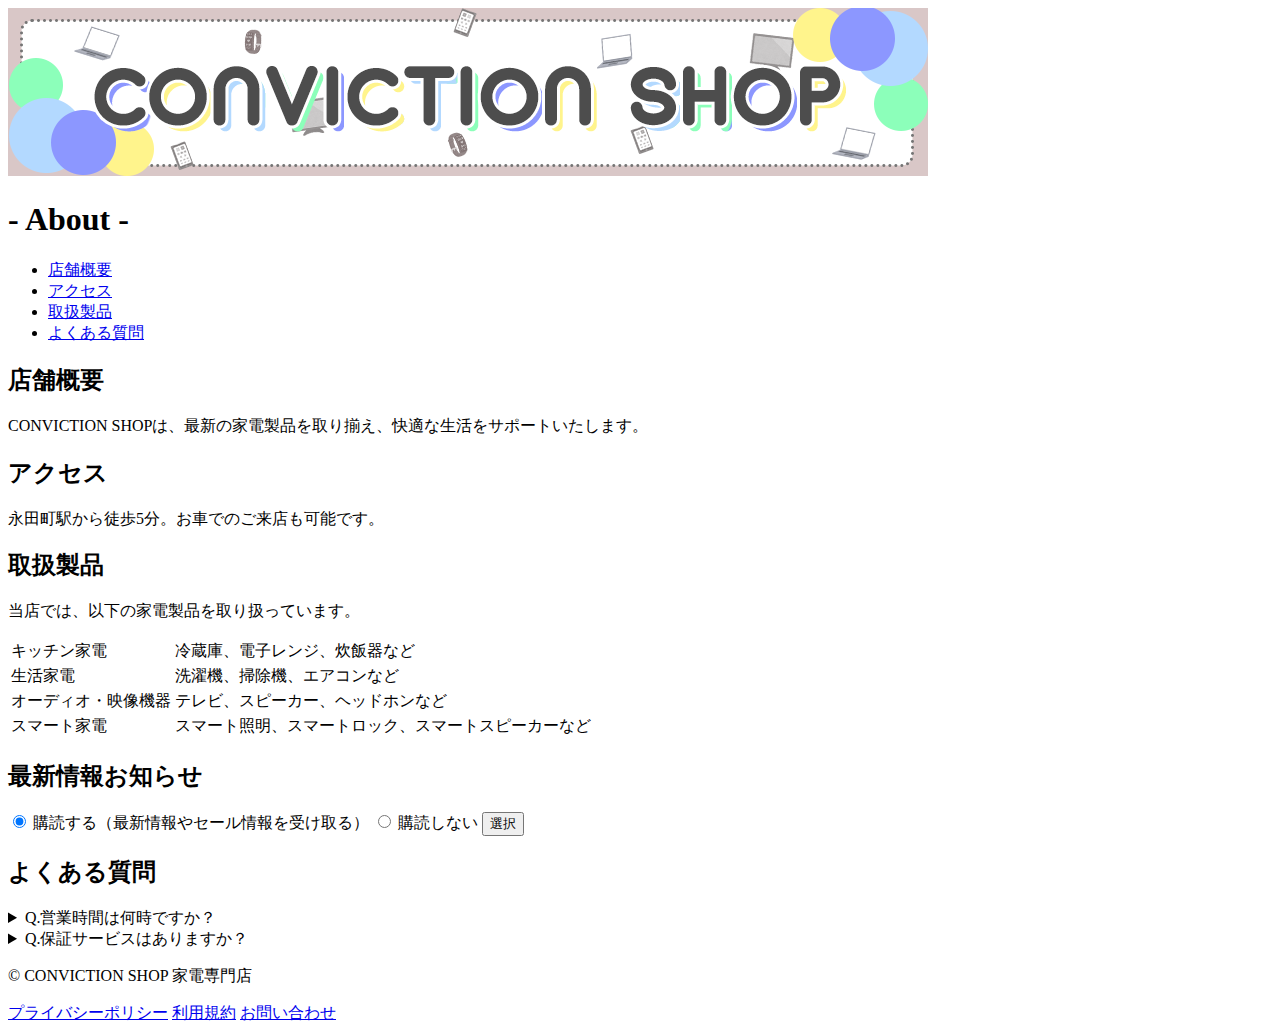
<file: sample/lesson1/index.html>
<!DOCTYPE html>
<html lang="ja">
  <head>
    <meta charset="UTF-8" />
    <meta http-equiv="X-UA-Compatible" content="IE=edge" />
    <meta name="viewport" content="width=device-width,initial-scale=1.0" />
    <meta name="format-detection" content="email=no,telephone=no,address=no" />
    <title>CONVICTION SHOP - 家電専門店</title>
    <meta name="description" content="CONVICTION-SHOPの家電専門店案内ページです" />
    <link rel="icon" href="favicon.ico" />
  </head>
  <body>
    <header>
      <img src="./assets/image/img_firstView.png" alt="CONVICTION SHOP" class="firstView" />
      <h1>- About -</h1>
      <nav>
        <ul>
          <li><a href="#overview">店舗概要</a></li>
          <li><a href="#location">アクセス</a></li>
          <li><a href="#services">取扱製品</a></li>
          <li><a href="#faq">よくある質問</a></li>
        </ul>
      </nav>
    </header>
    <main>
      <section id="overview">
        <h2>店舗概要</h2>
        <p>CONVICTION SHOPは、最新の家電製品を取り揃え、快適な生活をサポートいたします。</p>
      </section>
      <section id="location">
        <h2>アクセス</h2>
        <p>永田町駅から徒歩5分。お車でのご来店も可能です。</p>
      </section>
      <section id="services">
        <h2>取扱製品</h2>
        <p>当店では、以下の家電製品を取り扱っています。</p>
        <table>
          <tr>
            <td>キッチン家電</td>
            <td>冷蔵庫、電子レンジ、炊飯器など</td>
          </tr>
          <tr>
            <td>生活家電</td>
            <td>洗濯機、掃除機、エアコンなど</td>
          </tr>
          <tr>
            <td>オーディオ・映像機器</td>
            <td>テレビ、スピーカー、ヘッドホンなど</td>
          </tr>
          <tr>
            <td>スマート家電</td>
            <td>スマート照明、スマートロック、スマートスピーカーなど</td>
          </tr>
        </table>
      </section>
      <section id="subscription">
        <h2>最新情報お知らせ</h2>
        <form>
          <input type="radio" name="subscription" id="subscribe" value="subscribe" checked />
          <label for="subscribe">購読する（最新情報やセール情報を受け取る）</label>
          <input type="radio" name="subscription" id="no-subscribe" value="no-subscribe" />
          <label for="no-subscribe">購読しない</label>
          <button type="submit">選択</button>
        </form>
      </section>
      <section id="faq">
        <h2>よくある質問</h2>
        <details>
          <summary>Q.営業時間は何時ですか？</summary>
          A.当店の営業時間は10:00〜20:00です。
        </details>
        <details>
          <summary>Q.保証サービスはありますか？</summary>
          A.全商品に対し、メーカー保証のほか延長保証サービスをご用意しています。
        </details>
      </section>
    </main>
    <footer>
      <p>&copy;&nbsp;CONVICTION&nbsp;SHOP 家電専門店</p>
      <a href="#">プライバシーポリシー</a>
      <a href="#">利用規約</a>
      <a href="#">お問い合わせ</a>
    </footer>
  </body>
</html>
</file>
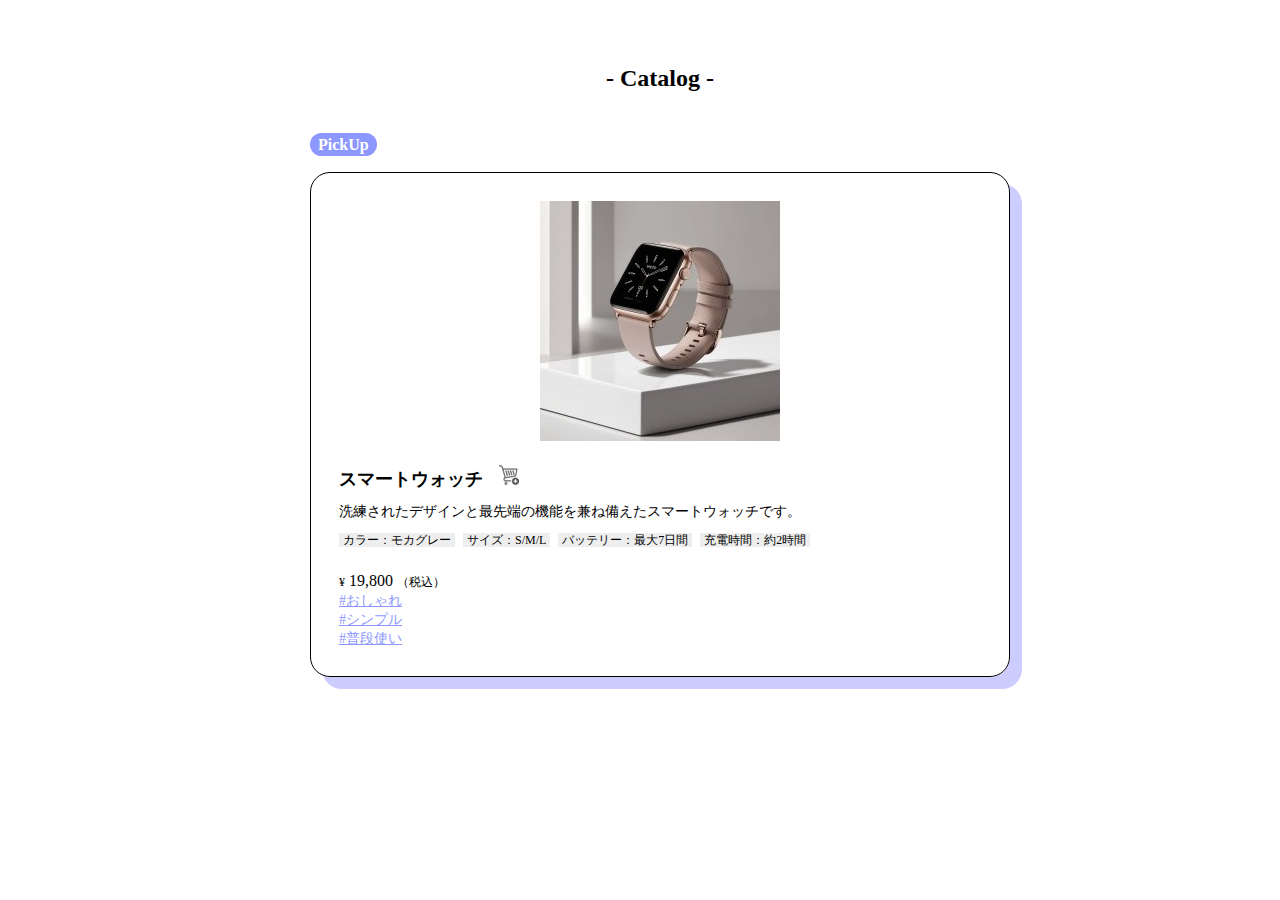
<file: sample/lesson2/index.html>
<!DOCTYPE html>
<html lang="ja">
  <head>
    <meta charset="UTF-8" />
    <meta http-equiv="X-UA-Compatible" content="IE=edge" />
    <meta name="viewport" content="width=device-width,initial-scale=1.0" />
    <meta name="format-detection" content="email=no,telephone=no,address=no" />
    <title>CONVICTION SHOP - 商品紹介</title>
    <meta name="description" content="CONVICTION-SHOPの商品紹介ページです" />
    <link rel="icon" href="favicon.ico" />
    <link rel="stylesheet" href="./assets/css/reset.css" />
    <link rel="stylesheet" href="./assets/css/style.css" />
  </head>
  <body>
    <main class="wrapper">
      <h1 class="pageTitle">- Catalog -</h1>
      <section class="pickupContent">
        <h2 class="category purple">PickUp</h2>
        <div class="pickupItem">
          <div class="pickupImage">
            <img src="./assets/image/img_pickup.jpg" alt="スマートウォッチ" />
          </div>
          <div class="pickupDetails">
            <div>
              <h2 class="largeName">スマートウォッチ</h2>
              <a href="#" class="pickupLogo"><img src="./assets/image/logo_pickup.png" alt="カートに入れるアイコン" /></a>
            </div>
            <p class="pickupDescription">洗練されたデザインと最先端の機能を兼ね備えたスマートウォッチです。</p>
            <div class="pickupSpecs">
              <p class="spec">カラー：モカグレー</p>
              <p class="spec">サイズ：S/M/L</p>
              <p class="spec">バッテリー：最大7日間</p>
              <p class="spec">充電時間：約2時間</p>
            </div>
            <div class="pickupPrice">
              <span class="priceLabel">&yen;</span>
              <span class="priceAmount">19,800</span>
              <span class="priceLabel">（税込）</span>
            </div>
            <ul>
              <li><a href="#" class="tag purple">#おしゃれ</a></li>
              <li><a href="#" class="tag purple">#シンプル</a></li>
              <li><a href="#" class="tag purple">#普段使い</a></li>
            </ul>
          </div>
        </div>
      </section>
    </main>
  </body>
</html>
</file>
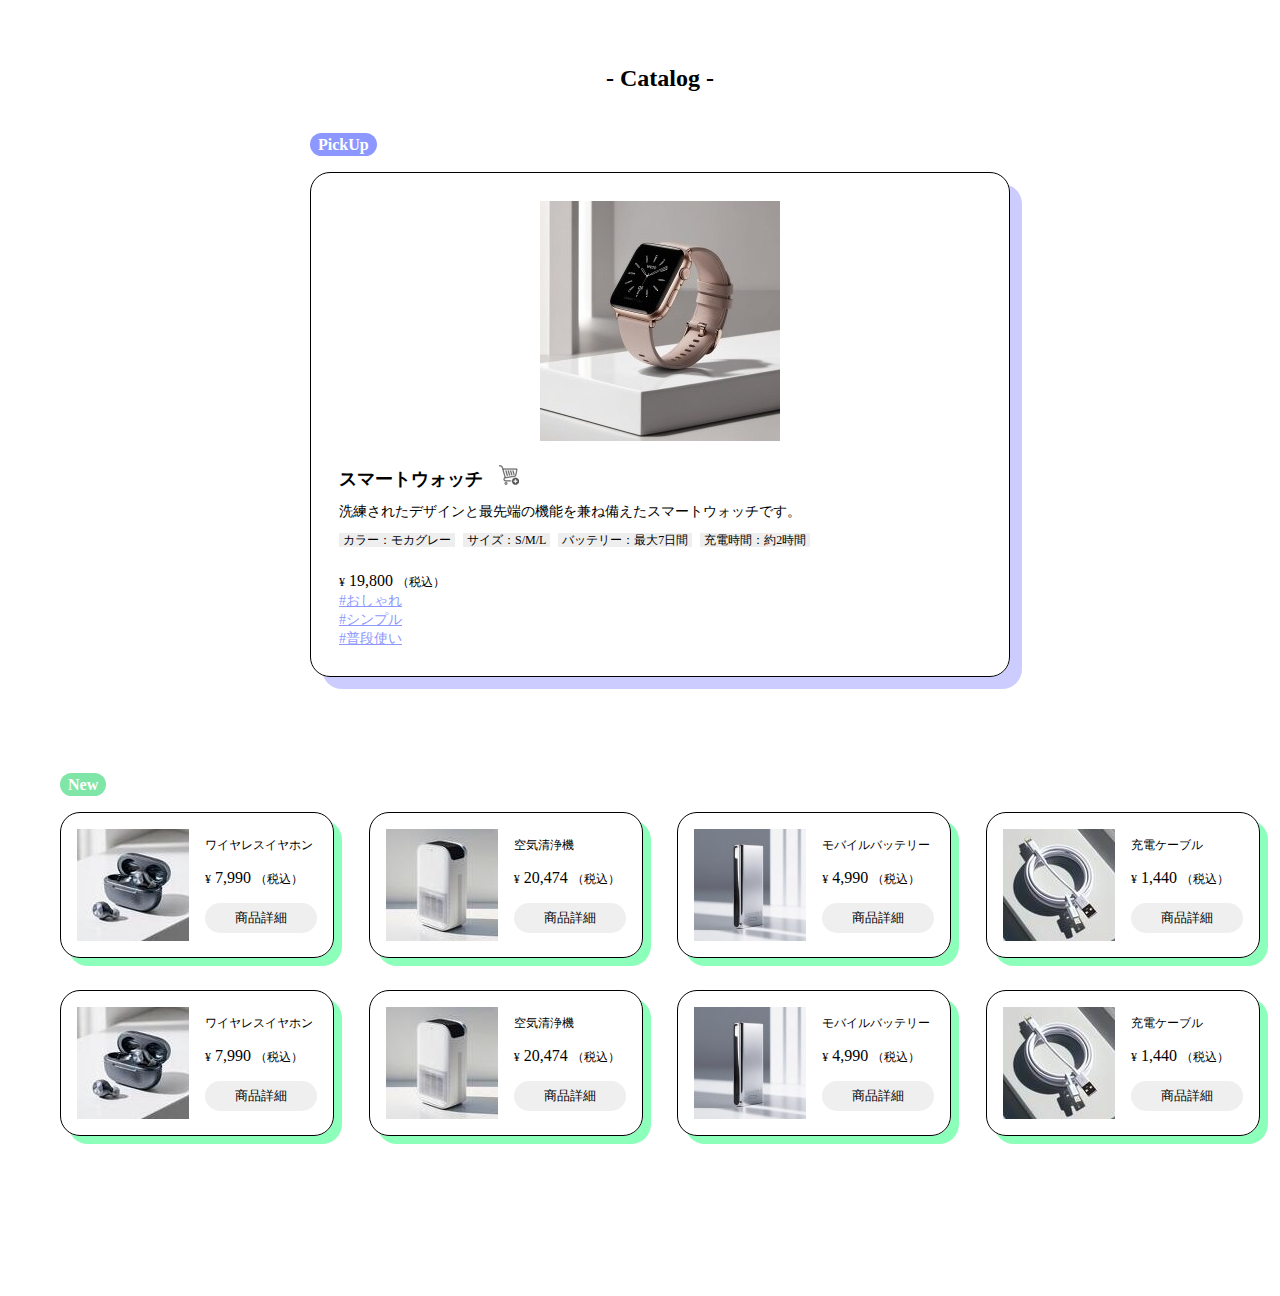
<file: sample/lesson3/index.html>
<!DOCTYPE html>
<html lang="ja">
  <head>
    <meta charset="UTF-8" />
    <meta http-equiv="X-UA-Compatible" content="IE=edge" />
    <meta name="viewport" content="width=device-width,initial-scale=1.0" />
    <meta name="format-detection" content="email=no,telephone=no,address=no" />
    <title>CONVICTION SHOP - 商品紹介</title>
    <meta name="description" content="CONVICTION-SHOPの商品紹介ページです" />
    <link rel="icon" href="favicon.ico" />
    <link rel="stylesheet" href="./assets/css/reset.css" />
    <link rel="stylesheet" href="./assets/css/style.css" />
  </head>
  <body>
    <main class="wrapper">
      <h1 class="pageTitle">- Catalog -</h1>
      <section class="pickupContent">
        <h2 class="category purple">PickUp</h2>
        <div class="pickupItem">
          <div class="pickupImage">
            <img src="./assets/image/img_pickup.jpg" alt="スマートウォッチ" />
          </div>
          <div class="pickupDetails">
            <div>
              <h2 class="largeName">スマートウォッチ</h2>
              <a href="#" class="pickupLogo"><img src="./assets/image/logo_pickup.png" alt="カートに入れるアイコン" /></a>
            </div>
            <p class="pickupDescription">洗練されたデザインと最先端の機能を兼ね備えたスマートウォッチです。</p>
            <div class="pickupSpecs">
              <p class="spec">カラー：モカグレー</p>
              <p class="spec">サイズ：S/M/L</p>
              <p class="spec">バッテリー：最大7日間</p>
              <p class="spec">充電時間：約2時間</p>
            </div>
            <div class="pickupPrice">
              <span class="priceLabel">&yen;</span>
              <span class="priceAmount">19,800</span>
              <span class="priceLabel">（税込）</span>
            </div>
            <ul>
              <li><a href="#" class="tag purple">#おしゃれ</a></li>
              <li><a href="#" class="tag purple">#シンプル</a></li>
              <li><a href="#" class="tag purple">#普段使い</a></li>
            </ul>
          </div>
        </div>
      </section>
      <section class="newContent">
        <h2 class="category green">New</h2>
        <ul class="newList">
          <li class="newItem">
            <img src="./assets/image/img_new_01.jpg" alt="ワイヤレスイヤホン" />
            <div class="newDetails">
              <p class="smallTitle">ワイヤレスイヤホン</p>
              <div>
                <span class="priceLabel">&yen;</span>
                <span class="priceAmount">7,990</span>
                <span class="priceLabel">（税込）</span>
              </div>
              <button class="link">商品詳細</button>
            </div>
          </li>
          <li class="newItem">
            <img src="./assets/image/img_new_02.jpg" alt="空気清浄機" />
            <div class="newDetails">
              <p class="smallTitle">空気清浄機</p>
              <div>
                <span class="priceLabel">&yen;</span>
                <span class="priceAmount">20,474</span>
                <span class="priceLabel">（税込）</span>
              </div>
              <button class="link">商品詳細</button>
            </div>
          </li>
          <li class="newItem">
            <img src="./assets/image/img_new_03.jpg" alt="モバイルバッテリー" />
            <div class="newDetails">
              <p class="smallTitle">モバイルバッテリー</p>
              <div>
                <span class="priceLabel">&yen;</span>
                <span class="priceAmount">4,990</span>
                <span class="priceLabel">（税込）</span>
              </div>
              <button class="link">商品詳細</button>
            </div>
          </li>
          <li class="newItem">
            <img src="./assets/image/img_new_04.jpg" alt="充電ケーブル" />
            <div class="newDetails">
              <p class="smallTitle">充電ケーブル</p>
              <div>
                <span class="priceLabel">&yen;</span>
                <span class="priceAmount">1,440</span>
                <span class="priceLabel">（税込）</span>
              </div>
              <button class="link">商品詳細</button>
            </div>
          </li>
          <li class="newItem">
            <img src="./assets/image/img_new_01.jpg" alt="ワイヤレスイヤホン" />
            <div class="newDetails">
              <p class="smallTitle">ワイヤレスイヤホン</p>
              <div>
                <span class="priceLabel">&yen;</span>
                <span class="priceAmount">7,990</span>
                <span class="priceLabel">（税込）</span>
              </div>
              <button class="link">商品詳細</button>
            </div>
          </li>
          <li class="newItem">
            <img src="./assets/image/img_new_02.jpg" alt="空気清浄機" />
            <div class="newDetails">
              <p class="smallTitle">空気清浄機</p>
              <div>
                <span class="priceLabel">&yen;</span>
                <span class="priceAmount">20,474</span>
                <span class="priceLabel">（税込）</span>
              </div>
              <button class="link">商品詳細</button>
            </div>
          </li>
          <li class="newItem">
            <img src="./assets/image/img_new_03.jpg" alt="モバイルバッテリー" />
            <div class="newDetails">
              <p class="smallTitle">モバイルバッテリー</p>
              <div>
                <span class="priceLabel">&yen;</span>
                <span class="priceAmount">4,990</span>
                <span class="priceLabel">（税込）</span>
              </div>
              <button class="link">商品詳細</button>
            </div>
          </li>
          <li class="newItem">
            <img src="./assets/image/img_new_04.jpg" alt="充電ケーブル" />
            <div class="newDetails">
              <p class="smallTitle">充電ケーブル</p>
              <div>
                <span class="priceLabel">&yen;</span>
                <span class="priceAmount">1,440</span>
                <span class="priceLabel">（税込）</span>
              </div>
              <button class="link">商品詳細</button>
            </div>
          </li>
        </ul>
      </section>
    </main>
  </body>
</html>
</file>
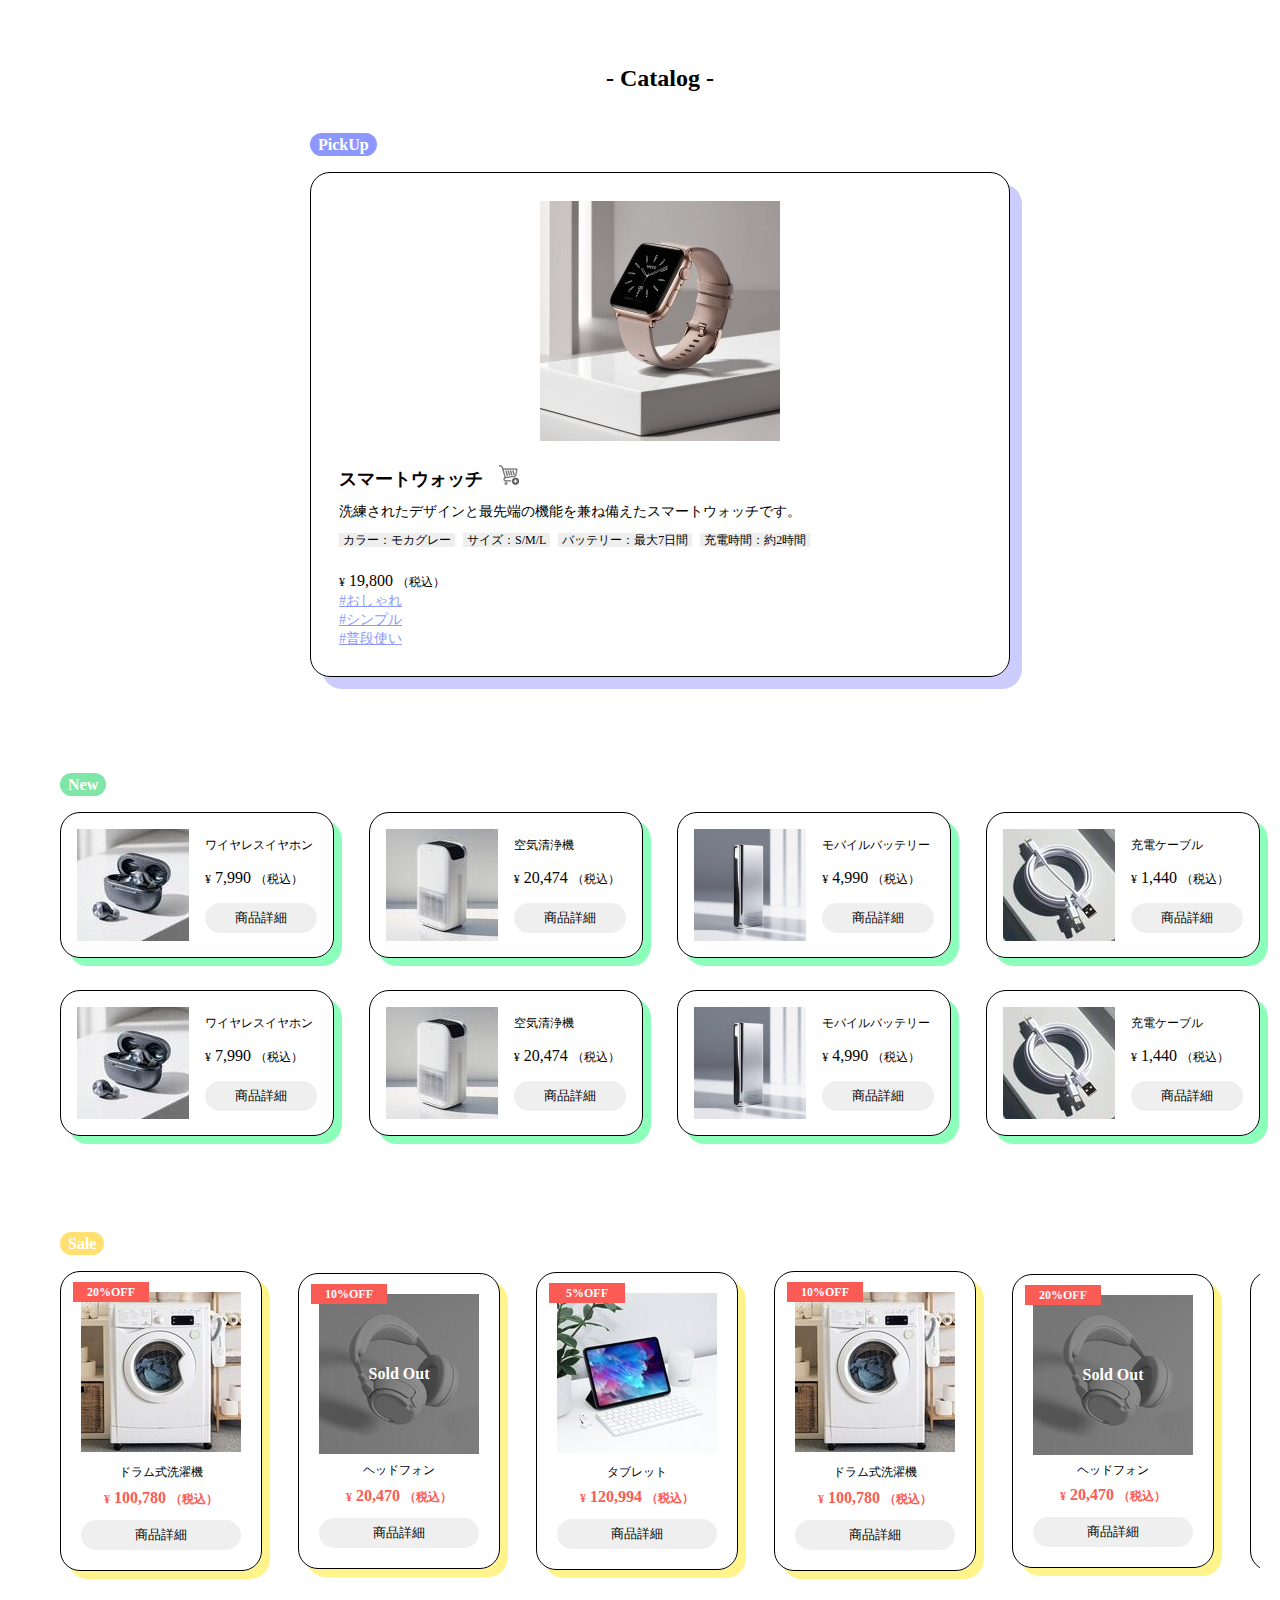
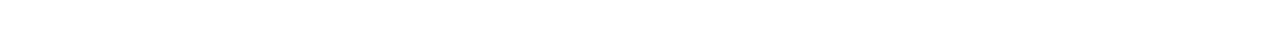
<file: sample/lesson4/index.html>
<!DOCTYPE html>
<html lang="ja">
  <head>
    <meta charset="UTF-8" />
    <meta http-equiv="X-UA-Compatible" content="IE=edge" />
    <meta name="viewport" content="width=device-width,initial-scale=1.0" />
    <meta name="format-detection" content="email=no,telephone=no,address=no" />
    <title>CONVICTION SHOP - 商品紹介</title>
    <meta name="description" content="CONVICTION-SHOPの商品紹介ページです" />
    <link rel="icon" href="favicon.ico" />
    <link rel="stylesheet" href="./assets/css/reset.css" />
    <link rel="stylesheet" href="./assets/css/style.css" />
  </head>
  <body>
    <main class="wrapper">
      <h1 class="pageTitle">- Catalog -</h1>
      <section class="pickupContent">
        <h2 class="category purple">PickUp</h2>
        <div class="pickupItem">
          <div class="pickupImage">
            <img src="./assets/image/img_pickup.jpg" alt="スマートウォッチ" />
          </div>
          <div class="pickupDetails">
            <div>
              <h2 class="largeName">スマートウォッチ</h2>
              <a href="#" class="pickupLogo"><img src="./assets/image/logo_pickup.png" alt="カートに入れるアイコン" /></a>
            </div>
            <p class="pickupDescription">洗練されたデザインと最先端の機能を兼ね備えたスマートウォッチです。</p>
            <div class="pickupSpecs">
              <p class="spec">カラー：モカグレー</p>
              <p class="spec">サイズ：S/M/L</p>
              <p class="spec">バッテリー：最大7日間</p>
              <p class="spec">充電時間：約2時間</p>
            </div>
            <div class="pickupPrice">
              <span class="priceLabel">&yen;</span>
              <span class="priceAmount">19,800</span>
              <span class="priceLabel">（税込）</span>
            </div>
            <ul>
              <li><a href="#" class="tag purple">#おしゃれ</a></li>
              <li><a href="#" class="tag purple">#シンプル</a></li>
              <li><a href="#" class="tag purple">#普段使い</a></li>
            </ul>
          </div>
        </div>
      </section>
      <section class="newContent">
        <h2 class="category green">New</h2>
        <ul class="newList">
          <li class="newItem">
            <img src="./assets/image/img_new_01.jpg" alt="ワイヤレスイヤホン" />
            <div class="newDetails">
              <p class="smallTitle">ワイヤレスイヤホン</p>
              <div>
                <span class="priceLabel">&yen;</span>
                <span class="priceAmount">7,990</span>
                <span class="priceLabel">（税込）</span>
              </div>
              <button class="link">商品詳細</button>
            </div>
          </li>
          <li class="newItem">
            <img src="./assets/image/img_new_02.jpg" alt="空気清浄機" />
            <div class="newDetails">
              <p class="smallTitle">空気清浄機</p>
              <div>
                <span class="priceLabel">&yen;</span>
                <span class="priceAmount">20,474</span>
                <span class="priceLabel">（税込）</span>
              </div>
              <button class="link">商品詳細</button>
            </div>
          </li>
          <li class="newItem">
            <img src="./assets/image/img_new_03.jpg" alt="モバイルバッテリー" />
            <div class="newDetails">
              <p class="smallTitle">モバイルバッテリー</p>
              <div>
                <span class="priceLabel">&yen;</span>
                <span class="priceAmount">4,990</span>
                <span class="priceLabel">（税込）</span>
              </div>
              <button class="link">商品詳細</button>
            </div>
          </li>
          <li class="newItem">
            <img src="./assets/image/img_new_04.jpg" alt="充電ケーブル" />
            <div class="newDetails">
              <p class="smallTitle">充電ケーブル</p>
              <div>
                <span class="priceLabel">&yen;</span>
                <span class="priceAmount">1,440</span>
                <span class="priceLabel">（税込）</span>
              </div>
              <button class="link">商品詳細</button>
            </div>
          </li>
          <li class="newItem">
            <img src="./assets/image/img_new_01.jpg" alt="ワイヤレスイヤホン" />
            <div class="newDetails">
              <p class="smallTitle">ワイヤレスイヤホン</p>
              <div>
                <span class="priceLabel">&yen;</span>
                <span class="priceAmount">7,990</span>
                <span class="priceLabel">（税込）</span>
              </div>
              <button class="link">商品詳細</button>
            </div>
          </li>
          <li class="newItem">
            <img src="./assets/image/img_new_02.jpg" alt="空気清浄機" />
            <div class="newDetails">
              <p class="smallTitle">空気清浄機</p>
              <div>
                <span class="priceLabel">&yen;</span>
                <span class="priceAmount">20,474</span>
                <span class="priceLabel">（税込）</span>
              </div>
              <button class="link">商品詳細</button>
            </div>
          </li>
          <li class="newItem">
            <img src="./assets/image/img_new_03.jpg" alt="モバイルバッテリー" />
            <div class="newDetails">
              <p class="smallTitle">モバイルバッテリー</p>
              <div>
                <span class="priceLabel">&yen;</span>
                <span class="priceAmount">4,990</span>
                <span class="priceLabel">（税込）</span>
              </div>
              <button class="link">商品詳細</button>
            </div>
          </li>
          <li class="newItem">
            <img src="./assets/image/img_new_04.jpg" alt="充電ケーブル" />
            <div class="newDetails">
              <p class="smallTitle">充電ケーブル</p>
              <div>
                <span class="priceLabel">&yen;</span>
                <span class="priceAmount">1,440</span>
                <span class="priceLabel">（税込）</span>
              </div>
              <button class="link">商品詳細</button>
            </div>
          </li>
        </ul>
      </section>
      <section class="saleContent">
        <h2 class="category yellow">Sale</h2>
        <ul class="saleList">
          <li class="saleItem">
            <div class="ribbon">20%OFF</div>
            <img src="./assets/image/img_sale_01.jpg" alt="ドラム式洗濯機" />
            <div class="saleDetails">
              <p class="smallTitle">ドラム式洗濯機</p>
              <div class="salePrice">
                <span class="priceLabel">&yen;</span>
                <span class="priceAmount">100,780</span>
                <span class="priceLabel">（税込）</span>
              </div>
              <button class="link">商品詳細</button>
            </div>
          </li>
          <li class="saleItem">
            <div class="ribbon">10%OFF</div>
            <div class="saleImage">
              <img src="./assets/image/img_sale_02.jpg" alt="ヘッドフォン" class="overlayImage" />
            </div>
            <div class="saleDetails">
              <p class="smallTitle">ヘッドフォン</p>
              <div class="salePrice">
                <span class="priceLabel">&yen;</span>
                <span class="priceAmount">20,470</span>
                <span class="priceLabel">（税込）</span>
              </div>
              <button class="link">商品詳細</button>
            </div>
          </li>
          <li class="saleItem">
            <div class="ribbon">5%OFF</div>
            <img src="./assets/image/img_sale_03.jpg" alt="タブレット" />
            <div class="saleDetails">
              <h4 class="smallTitle">タブレット</h4>
              <div class="salePrice">
                <span class="priceLabel">&yen;</span>
                <span class="priceAmount">120,994</span>
                <span class="priceLabel">（税込）</span>
              </div>
              <button class="link">商品詳細</button>
            </div>
          </li>
          <li class="saleItem">
            <div class="ribbon">10%OFF</div>
            <img src="./assets/image/img_sale_01.jpg" alt="ドラム式洗濯機" />
            <div class="saleDetails">
              <p class="smallTitle">ドラム式洗濯機</p>
              <div class="salePrice">
                <span class="priceLabel">&yen;</span>
                <span class="priceAmount">100,780</span>
                <span class="priceLabel">（税込）</span>
              </div>
              <button class="link">商品詳細</button>
            </div>
          </li>
          <li class="saleItem">
            <div class="ribbon">20%OFF</div>
            <div class="saleImage">
              <img src="./assets/image/img_sale_02.jpg" alt="ヘッドフォン" class="overlayImage" />
            </div>
            <div class="saleDetails">
              <h4 class="smallTitle">ヘッドフォン</h4>
              <div class="salePrice">
                <span class="priceLabel">&yen;</span>
                <span class="priceAmount">20,470</span>
                <span class="priceLabel">（税込）</span>
              </div>
              <button class="link">商品詳細</button>
            </div>
          </li>
          <li class="saleItem">
            <div class="ribbon">5%OFF</div>
            <img src="./assets/image/img_sale_03.jpg" alt="タブレット" />
            <div class="saleDetails">
              <p class="smallTitle">タブレット</p>
              <div class="salePrice">
                <span class="priceLabel">&yen;</span>
                <span class="priceAmount">120,994</span>
                <span class="priceLabel">（税込）</span>
              </div>
              <button class="link">商品詳細</button>
            </div>
          </li>
        </ul>
      </section>
    </main>
  </body>
</html>
</file>
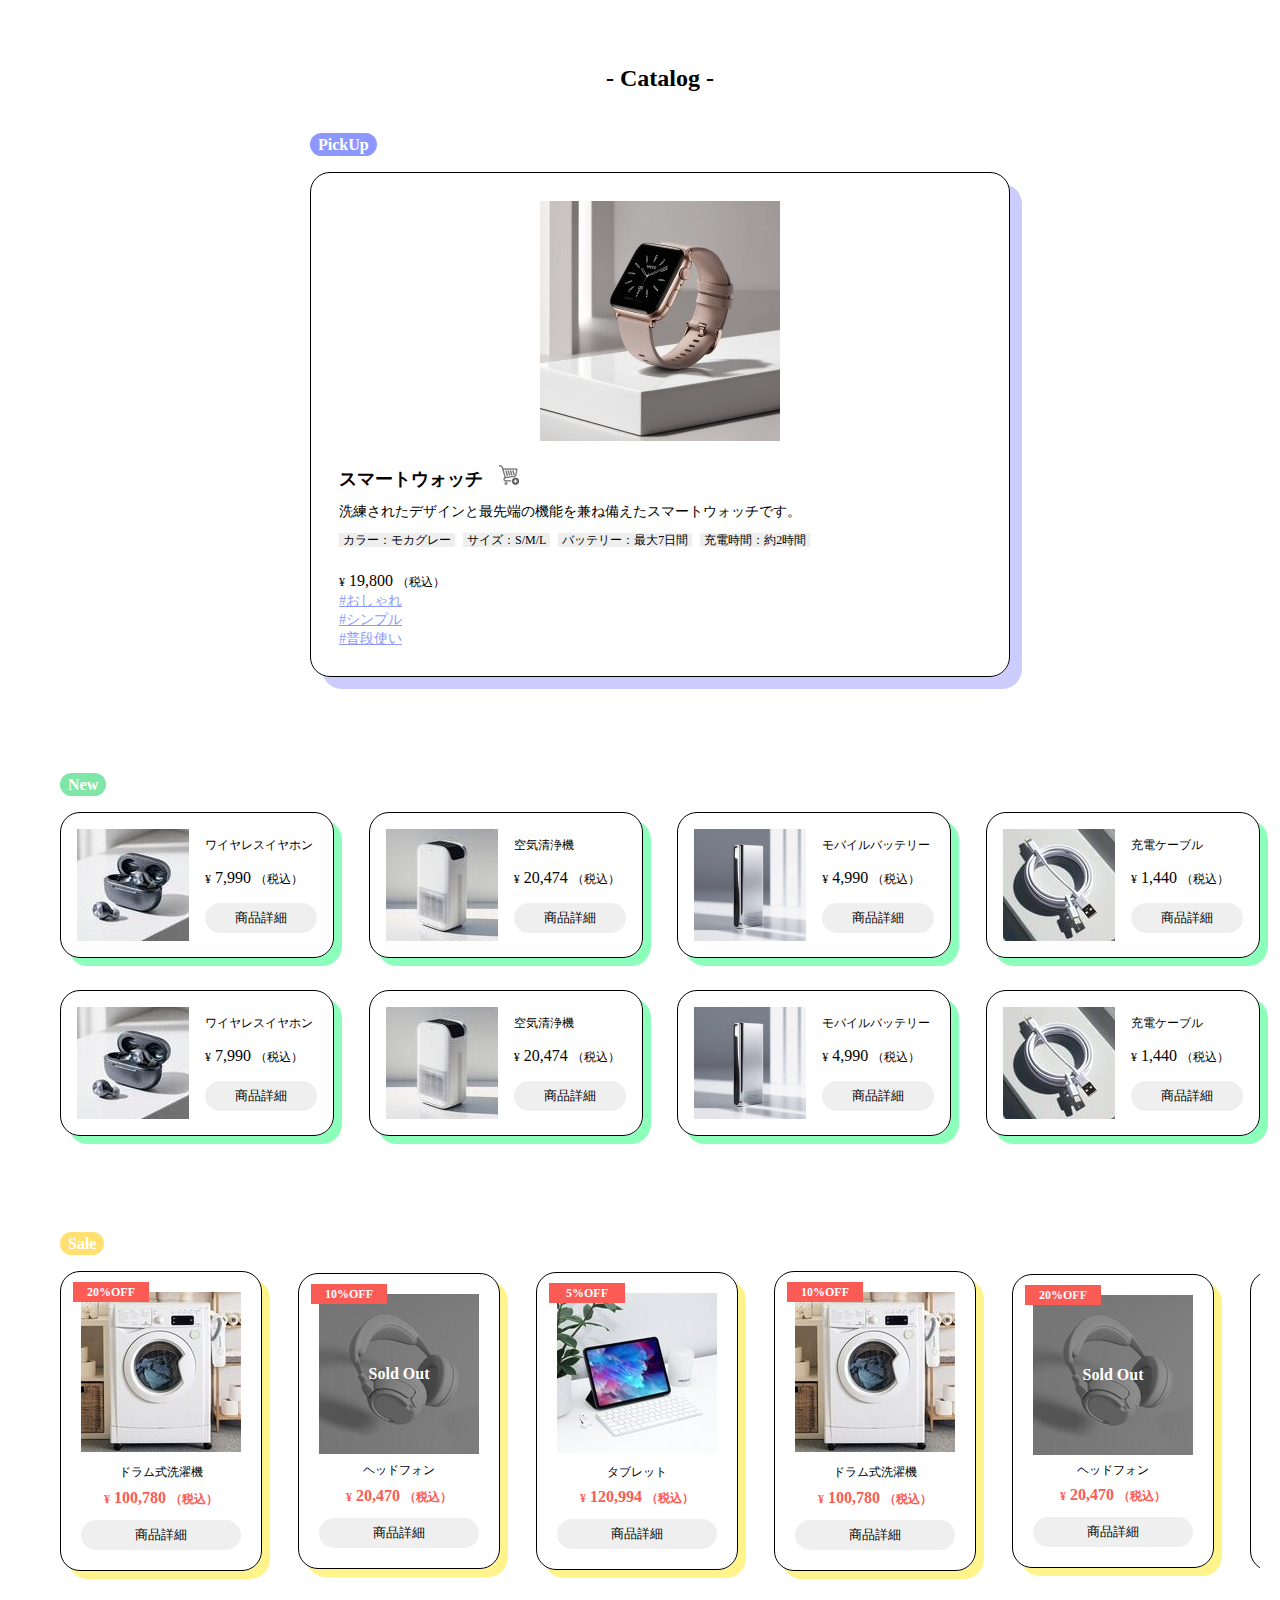
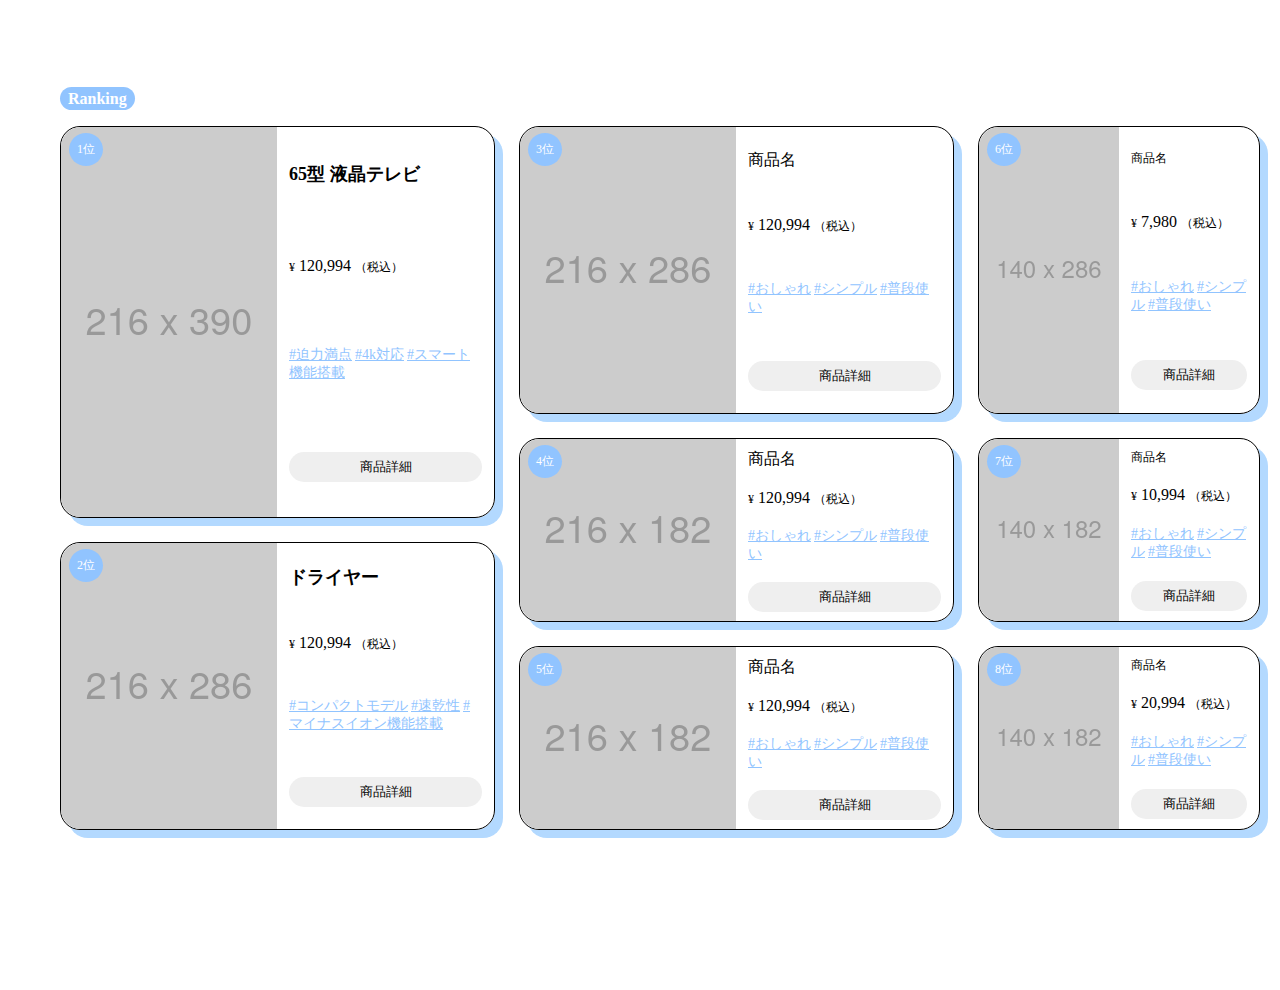
<file: sample/lesson5/index.html>
<!DOCTYPE html>
<html lang="ja">
  <head>
    <meta charset="UTF-8" />
    <meta http-equiv="X-UA-Compatible" content="IE=edge" />
    <meta name="viewport" content="width=device-width,initial-scale=1.0" />
    <meta name="format-detection" content="email=no,telephone=no,address=no" />
    <title>CONVICTION SHOP - 商品紹介</title>
    <meta name="description" content="CONVICTION-SHOPの商品紹介ページです" />
    <link rel="icon" href="favicon.ico" />
    <link rel="stylesheet" href="./assets/css/reset.css" />
    <link rel="stylesheet" href="./assets/css/style.css" />
  </head>
  <body>
    <main class="wrapper">
      <h1 class="pageTitle">- Catalog -</h1>
      <section class="pickupContent">
        <h2 class="category purple">PickUp</h2>
        <div class="pickupItem">
          <div class="pickupImage">
            <img src="./assets/image/img_pickup.jpg" alt="スマートウォッチ" />
          </div>
          <div class="pickupDetails">
            <div>
              <h2 class="largeName">スマートウォッチ</h2>
              <a href="#" class="pickupLogo"><img src="./assets/image/logo_pickup.png" alt="カートに入れるアイコン" /></a>
            </div>
            <p class="pickupDescription">洗練されたデザインと最先端の機能を兼ね備えたスマートウォッチです。</p>
            <div class="pickupSpecs">
              <p class="spec">カラー：モカグレー</p>
              <p class="spec">サイズ：S/M/L</p>
              <p class="spec">バッテリー：最大7日間</p>
              <p class="spec">充電時間：約2時間</p>
            </div>
            <div class="pickupPrice">
              <span class="priceLabel">&yen;</span>
              <span class="priceAmount">19,800</span>
              <span class="priceLabel">（税込）</span>
            </div>
            <ul>
              <li><a href="#" class="tag purple">#おしゃれ</a></li>
              <li><a href="#" class="tag purple">#シンプル</a></li>
              <li><a href="#" class="tag purple">#普段使い</a></li>
            </ul>
          </div>
        </div>
      </section>
      <section class="newContent">
        <h2 class="category green">New</h2>
        <ul class="newList">
          <li class="newItem">
            <img src="./assets/image/img_new_01.jpg" alt="ワイヤレスイヤホン" />
            <div class="newDetails">
              <p class="smallName">ワイヤレスイヤホン</p>
              <div>
                <span class="priceLabel">&yen;</span>
                <span class="priceAmount">7,990</span>
                <span class="priceLabel">（税込）</span>
              </div>
              <button class="link">商品詳細</button>
            </div>
          </li>
          <li class="newItem">
            <img src="./assets/image/img_new_02.jpg" alt="空気清浄機" />
            <div class="newDetails">
              <p class="smallName">空気清浄機</p>
              <div>
                <span class="priceLabel">&yen;</span>
                <span class="priceAmount">20,474</span>
                <span class="priceLabel">（税込）</span>
              </div>
              <button class="link">商品詳細</button>
            </div>
          </li>
          <li class="newItem">
            <img src="./assets/image/img_new_03.jpg" alt="モバイルバッテリー" />
            <div class="newDetails">
              <p class="smallName">モバイルバッテリー</p>
              <div>
                <span class="priceLabel">&yen;</span>
                <span class="priceAmount">4,990</span>
                <span class="priceLabel">（税込）</span>
              </div>
              <button class="link">商品詳細</button>
            </div>
          </li>
          <li class="newItem">
            <img src="./assets/image/img_new_04.jpg" alt="充電ケーブル" />
            <div class="newDetails">
              <p class="smallName">充電ケーブル</p>
              <div>
                <span class="priceLabel">&yen;</span>
                <span class="priceAmount">1,440</span>
                <span class="priceLabel">（税込）</span>
              </div>
              <button class="link">商品詳細</button>
            </div>
          </li>
          <li class="newItem">
            <img src="./assets/image/img_new_01.jpg" alt="ワイヤレスイヤホン" />
            <div class="newDetails">
              <p class="smallName">ワイヤレスイヤホン</p>
              <div>
                <span class="priceLabel">&yen;</span>
                <span class="priceAmount">7,990</span>
                <span class="priceLabel">（税込）</span>
              </div>
              <button class="link">商品詳細</button>
            </div>
          </li>
          <li class="newItem">
            <img src="./assets/image/img_new_02.jpg" alt="空気清浄機" />
            <div class="newDetails">
              <p class="smallName">空気清浄機</p>
              <div>
                <span class="priceLabel">&yen;</span>
                <span class="priceAmount">20,474</span>
                <span class="priceLabel">（税込）</span>
              </div>
              <button class="link">商品詳細</button>
            </div>
          </li>
          <li class="newItem">
            <img src="./assets/image/img_new_03.jpg" alt="モバイルバッテリー" />
            <div class="newDetails">
              <p class="smallName">モバイルバッテリー</p>
              <div>
                <span class="priceLabel">&yen;</span>
                <span class="priceAmount">4,990</span>
                <span class="priceLabel">（税込）</span>
              </div>
              <button class="link">商品詳細</button>
            </div>
          </li>
          <li class="newItem">
            <img src="./assets/image/img_new_04.jpg" alt="充電ケーブル" />
            <div class="newDetails">
              <p class="smallName">充電ケーブル</p>
              <div>
                <span class="priceLabel">&yen;</span>
                <span class="priceAmount">1,440</span>
                <span class="priceLabel">（税込）</span>
              </div>
              <button class="link">商品詳細</button>
            </div>
          </li>
        </ul>
      </section>
      <section class="saleContent">
        <h2 class="category yellow">Sale</h2>
        <ul class="saleList">
          <li class="saleItem">
            <div class="ribbon">20%OFF</div>
            <img src="./assets/image/img_sale_01.jpg" alt="ドラム式洗濯機" />
            <div class="saleDetails">
              <p class="smallName">ドラム式洗濯機</p>
              <div class="salePrice">
                <span class="priceLabel">&yen;</span>
                <span class="priceAmount">100,780</span>
                <span class="priceLabel">（税込）</span>
              </div>
              <button class="link">商品詳細</button>
            </div>
          </li>
          <li class="saleItem">
            <div class="ribbon">10%OFF</div>
            <div class="saleImage">
              <img src="./assets/image/img_sale_02.jpg" alt="ヘッドフォン" class="overlayImage" />
            </div>
            <div class="saleDetails">
              <p class="smallName">ヘッドフォン</p>
              <div class="salePrice">
                <span class="priceLabel">&yen;</span>
                <span class="priceAmount">20,470</span>
                <span class="priceLabel">（税込）</span>
              </div>
              <button class="link">商品詳細</button>
            </div>
          </li>
          <li class="saleItem">
            <div class="ribbon">5%OFF</div>
            <img src="./assets/image/img_sale_03.jpg" alt="タブレット" />
            <div class="saleDetails">
              <h4 class="smallName">タブレット</h4>
              <div class="salePrice">
                <span class="priceLabel">&yen;</span>
                <span class="priceAmount">120,994</span>
                <span class="priceLabel">（税込）</span>
              </div>
              <button class="link">商品詳細</button>
            </div>
          </li>
          <li class="saleItem">
            <div class="ribbon">10%OFF</div>
            <img src="./assets/image/img_sale_01.jpg" alt="ドラム式洗濯機" />
            <div class="saleDetails">
              <p class="smallName">ドラム式洗濯機</p>
              <div class="salePrice">
                <span class="priceLabel">&yen;</span>
                <span class="priceAmount">100,780</span>
                <span class="priceLabel">（税込）</span>
              </div>
              <button class="link">商品詳細</button>
            </div>
          </li>
          <li class="saleItem">
            <div class="ribbon">20%OFF</div>
            <div class="saleImage">
              <img src="./assets/image/img_sale_02.jpg" alt="ヘッドフォン" class="overlayImage" />
            </div>
            <div class="saleDetails">
              <h4 class="smallName">ヘッドフォン</h4>
              <div class="salePrice">
                <span class="priceLabel">&yen;</span>
                <span class="priceAmount">20,470</span>
                <span class="priceLabel">（税込）</span>
              </div>
              <button class="link">商品詳細</button>
            </div>
          </li>
          <li class="saleItem">
            <div class="ribbon">5%OFF</div>
            <img src="./assets/image/img_sale_03.jpg" alt="タブレット" />
            <div class="saleDetails">
              <p class="smallName">タブレット</p>
              <div class="salePrice">
                <span class="priceLabel">&yen;</span>
                <span class="priceAmount">120,994</span>
                <span class="priceLabel">（税込）</span>
              </div>
              <button class="link">商品詳細</button>
            </div>
          </li>
        </ul>
      </section>
      <section class="rankContent">
        <h2 class="category blue">Ranking</h2>
        <ul class="rankList">
          <li class="rankItem">
            <div class="imageContainer">
              <img src="./assets/image/img_rank_01.png" alt="テレビ" class="rankImage" />
              <p class="rankNumber">1位</p>
            </div>
            <p class="rankName largeName">65型 液晶テレビ</p>
            <p class="rinkPrice">
              <span class="priceLabel">&yen;</span>
              <span class="priceAmount">120,994</span>
              <span class="priceLabel">（税込）</span>
            </p>
            <div class="rankTags">
              <a href="#" class="tag blue">#迫力満点</a>
              <a href="#" class="tag blue">#4k対応</a>
              <a href="#" class="tag blue">#スマート機能搭載</a>
            </div>
            <button class="rankLink">商品詳細</button>
          </li>
          <li class="rankItem">
            <div class="imageContainer">
              <img src="./assets/image/img_rank_02.png" alt="商品名" class="rankImage" />
              <p class="rankNumber">2位</p>
            </div>
            <p class="rankName largeName">ドライヤー</p>
            <p class="rinkPrice">
              <span class="priceLabel">&yen;</span>
              <span class="priceAmount">120,994</span>
              <span class="priceLabel">（税込）</span>
            </p>
            <p class="rankTags">
              <a href="#" class="tag blue">#コンパクトモデル</a>
              <a href="#" class="tag blue">#速乾性</a>
              <a href="#" class="tag blue">#マイナスイオン機能搭載</a>
            </p>
            <button class="rankLink">商品詳細</button>
          </li>
          <li class="rankItem">
            <div class="imageContainer">
              <img src="./assets/image/img_rank_03.png" alt="商品名" class="rankImage" />
              <p class="rankNumber">3位</p>
            </div>
            <p class="rankName">商品名</p>
            <p class="rinkPrice">
              <span class="priceLabel">&yen;</span>
              <span class="priceAmount">120,994</span>
              <span class="priceLabel">（税込）</span>
            </p>
            <div class="rankTags">
              <a href="#" class="tag blue">#おしゃれ</a>
              <a href="#" class="tag blue">#シンプル</a>
              <a href="#" class="tag blue">#普段使い</a>
            </div>
            <button class="rankLink">商品詳細</button>
          </li>
          <li class="rankItem">
            <div class="imageContainer">
              <img src="./assets/image/img_rank_04.png" alt="商品名" class="rankImage" />
              <p class="rankNumber">4位</p>
            </div>
            <p class="rankName">商品名</p>
            <p class="rinkPrice">
              <span class="priceLabel">&yen;</span>
              <span class="priceAmount">120,994</span>
              <span class="priceLabel">（税込）</span>
            </p>
            <div class="rankTags">
              <a href="#" class="tag blue">#おしゃれ</a>
              <a href="#" class="tag blue">#シンプル</a>
              <a href="#" class="tag blue">#普段使い</a>
            </div>
            <button class="rankLink">商品詳細</button>
          </li>
          <li class="rankItem">
            <div class="imageContainer">
              <img src="./assets/image/img_rank_05.png" alt="商品名" class="rankImage" />
              <p class="rankNumber">5位</p>
            </div>
            <p class="rankName">商品名</p>
            <p class="rinkPrice">
              <span class="priceLabel">&yen;</span>
              <span class="priceAmount">120,994</span>
              <span class="priceLabel">（税込）</span>
            </p>
            <div class="rankTags">
              <a href="#" class="tag blue">#おしゃれ</a>
              <a href="#" class="tag blue">#シンプル</a>
              <a href="#" class="tag blue">#普段使い</a>
            </div>
            <button class="rankLink">商品詳細</button>
          </li>
          <li class="rankItem">
            <div class="imageContainer">
              <img src="./assets/image/img_rank_06.png" alt="商品名" class="rankImage" />
              <p class="rankNumber">6位</p>
            </div>
            <p class="rankName smallName">商品名</p>
            <p class="rinkPrice">
              <span class="priceLabel">&yen;</span>
              <span class="priceAmount">7,980</span>
              <span class="priceLabel">（税込）</span>
            </p>
            <div class="rankTags">
              <a href="#" class="tag blue">#おしゃれ</a>
              <a href="#" class="tag blue">#シンプル</a>
              <a href="#" class="tag blue">#普段使い</a>
            </div>
            <button class="rankLink">商品詳細</button>
          </li>
          <li class="rankItem">
            <div class="imageContainer">
              <img src="./assets/image/img_rank_07.png" alt="テレビ" class="rankImage" />
              <p class="rankNumber">7位</p>
            </div>
            <p class="rankName smallName">商品名</p>
            <p class="rinkPrice">
              <span class="priceLabel">&yen;</span>
              <span class="priceAmount">10,994</span>
              <span class="priceLabel">（税込）</span>
            </p>
            <div class="rankTags">
              <a href="#" class="tag blue">#おしゃれ</a>
              <a href="#" class="tag blue">#シンプル</a>
              <a href="#" class="tag blue">#普段使い</a>
            </div>
            <button class="rankLink">商品詳細</button>
          </li>
          <li class="rankItem">
            <div class="imageContainer">
              <p class="rankNumber">8位</p>
              <img src="./assets/image/img_rank_08.png" alt="テレビ" class="rankImage" />
            </div>
            <p class="rankName smallName">商品名</p>
            <p class="rinkPrice">
              <span class="priceLabel">&yen;</span>
              <span class="priceAmount">20,994</span>
              <span class="priceLabel">（税込）</span>
            </p>
            <div class="rankTags">
              <a href="#" class="tag blue">#おしゃれ</a>
              <a href="#" class="tag blue">#シンプル</a>
              <a href="#" class="tag blue">#普段使い</a>
            </div>
            <button class="rankLink">商品詳細</button>
          </li>
        </ul>
      </section>
    </main>
  </body>
</html>
</file>
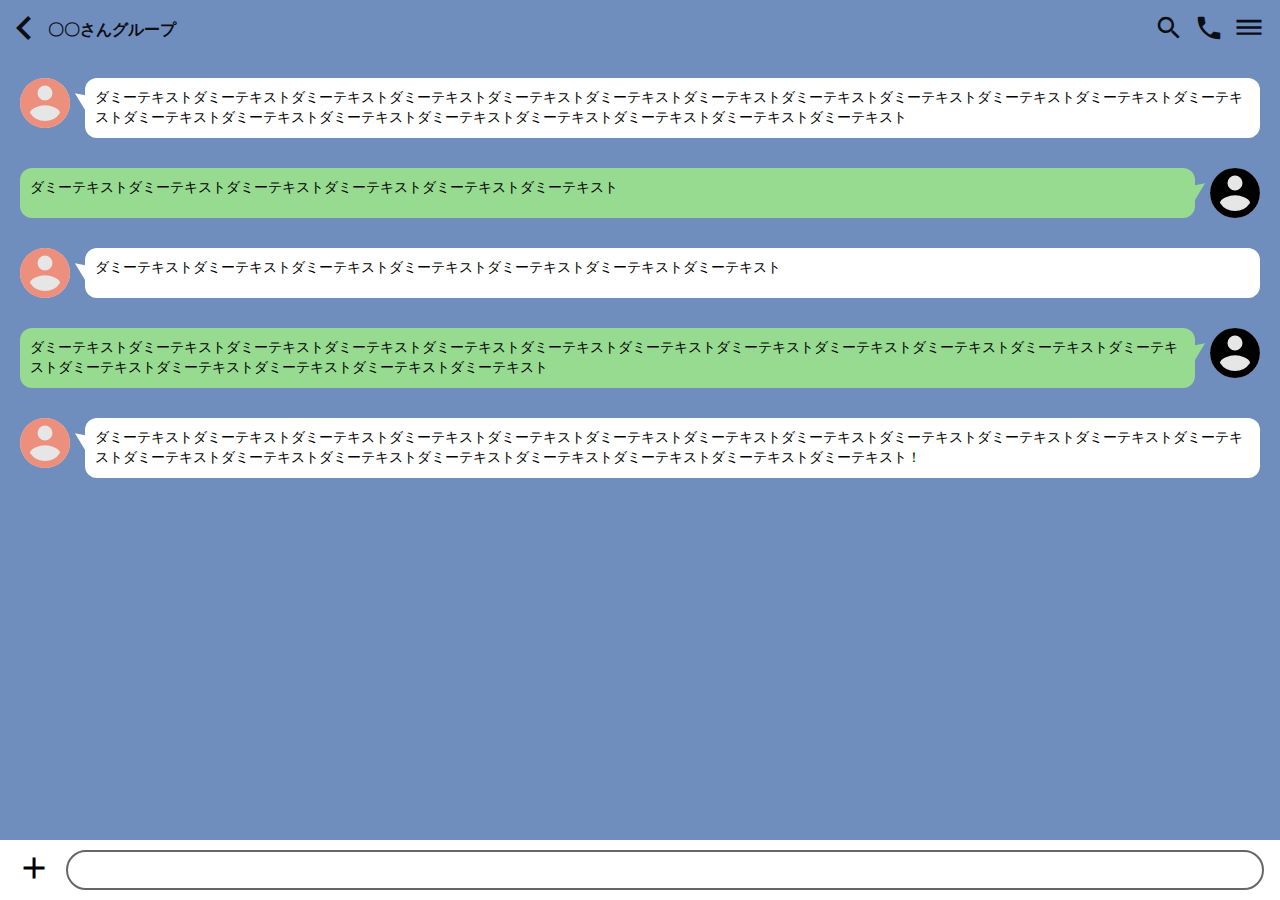
<file: sample/lesson6/index.html>
<!DOCTYPE html>
<html lang="ja">
  <head>
    <meta charset="UTF-8" />
    <meta http-equiv="X-UA-Compatible" content="IE=edge" />
    <meta name="viewport" content="width=device-width,initial-scale=1.0" />
    <meta name="format-detection" content="email=no,telephone=no,address=no" />
    <title>CONVICTION LINE - グループLINE</title>
    <meta name="description" content="CONVICTION-SHOPの商品紹介ページです" />
    <link rel="icon" href="favicon.ico" />
    <link rel="stylesheet" href="./assets/css/reset.css" />
    <link rel="stylesheet" href="./assets/css/style.css" />
    <link href="https://fonts.googleapis.com/css?family=Material+Icons|Material+Icons+Outlined|Material+Icons+Two+Tone|Material+Icons+Round|Material+Icons+Sharp" rel="stylesheet" />
  </head>
  <body>
    <div>
      <div class="top">
        <div class="top_left">
          <div><span class="material-icons font-size-48"> chevron_left </span></div>
          <div class="top_left_name">〇〇さんグループ</div>
        </div>
        <div class="top_right">
          <div class="top_right_search"><span class="material-icons font-size-30"> search </span></div>
          <div class="top_right_phone"><span class="material-icons font-size-30"> call </span></div>
          <div><span class="material-icons font-size-30"> dehaze </span></div>
        </div>
      </div>
      <div class="middle">
        <div class="middle_inner memberAccount">
          <div class="account_icon"><span class="material-icons font-size-60 orange"> account_circle </span></div>
          <div class="message_box">
            ダミーテキストダミーテキストダミーテキストダミーテキストダミーテキストダミーテキストダミーテキストダミーテキストダミーテキストダミーテキストダミーテキストダミーテキストダミーテキストダミーテキストダミーテキストダミーテキストダミーテキストダミーテキストダミーテキストダミーテキスト
          </div>
        </div>
        <div class="middle_inner myAccount">
          <div class="message_box">ダミーテキストダミーテキストダミーテキストダミーテキストダミーテキストダミーテキスト</div>
          <div class="account_icon"><span class="material-icons font-size-60"> account_circle </span></div>
        </div>
        <div class="middle_inner memberAccount">
          <div class="account_icon"><span class="material-icons font-size-60 orange"> account_circle </span></div>
          <div class="message_box">ダミーテキストダミーテキストダミーテキストダミーテキストダミーテキストダミーテキストダミーテキスト</div>
        </div>
        <div class="middle_inner myAccount">
          <div class="message_box">
            ダミーテキストダミーテキストダミーテキストダミーテキストダミーテキストダミーテキストダミーテキストダミーテキストダミーテキストダミーテキストダミーテキストダミーテキストダミーテキストダミーテキストダミーテキストダミーテキストダミーテキスト
          </div>
          <div class="account_icon"><span class="material-icons font-size-60"> account_circle </span></div>
        </div>
        <div class="middle_inner memberAccount">
          <div class="account_icon"><span class="material-icons font-size-60 orange"> account_circle </span></div>
          <div class="message_box">
            ダミーテキストダミーテキストダミーテキストダミーテキストダミーテキストダミーテキストダミーテキストダミーテキストダミーテキストダミーテキストダミーテキストダミーテキストダミーテキストダミーテキストダミーテキストダミーテキストダミーテキストダミーテキストダミーテキストダミーテキスト！
          </div>
        </div>
      </div>
      <div class="bottom">
        <div class="message_add"><span class="material-icons font-size-36"> add </span></div>
        <form class="message_form">
          <input class="message_input" type="text" name="message" />
        </form>
      </div>
    </div>
  </body>
</html>
</file>
<file: sample/lesson2/assets/css/style.css>
/* lesson1 */
.wrapper {
  padding: 64px 20px;
  min-width: 1280px;
}

.pageTitle {
  font-size: 24px;
  text-align: center;
  margin-bottom: 40px;
}

.pickupContent {
  max-width: 700px;
  margin: 0 auto;
}

.category {
  display: inline-block;
  color: #fff;
  font-size: 16px;
  padding: 2px 8px;
  margin-bottom: 16px;
  border-radius: 20px;
}

.category.purple {
  background: #8c97ff;
}

.category.yellow {
  background: #ffe070;
}

.category.green {
  background: #7fe6a8;
}

.category.blue {
  background: #91c4ff;
}

.pickupItem {
  padding: 28px;
  border: 1.8px solid #000;
  border-radius: 20px;
  box-shadow: 12px 12px 0 0 rgba(0, 0, 255, 0.2);
}

.pickupImage {
  text-align: center;
}

.pickupDetails {
  margin-top: 20px;
}

.largeName {
  font-size: 18px;
  font-weight: 600;
  display: inline-block;
}

.pickupLogo {
  margin-left: 12px;
}

.shareIcon {
  margin-left: 20px;
}

.pickupDescription {
  font-size: 14px;
  margin-top: 12px;
}

.pickupSpecs {
  line-height: 1.2;
  margin-top: 8px;
}

.spec {
  font-size: 12px;
  display: inline-block;
  margin-right: 4px;
  padding: 0 4px;
  background: #eee;
}

.pickupPrice {
  margin-top: 24px;
}

.priceLabel {
  font-size: 12px;
}

.priceAmount {
  font-size: 16px;
  display: inline-block;
}

.tag {
  font-size: 14px;
  color: #8c97ff;
}
</file>
<file: sample/lesson3/assets/css/style.css>
/* lesson1 */
.wrapper {
  padding: 64px 20px;
  min-width: 1280px;
}

.pageTitle {
  font-size: 24px;
  text-align: center;
  margin-bottom: 40px;
}

.pickupContent {
  max-width: 700px;
  margin: 0 auto;
}

.category {
  display: inline-block;
  color: #fff;
  font-size: 16px;
  padding: 2px 8px;
  margin-bottom: 16px;
  border-radius: 20px;
}

.category.purple {
  background: #8c97ff;
}

.category.yellow {
  background: #ffe070;
}

.category.green {
  background: #7fe6a8;
}

.category.blue {
  background: #91c4ff;
}

.pickupItem {
  padding: 28px;
  border: 1.8px solid #000;
  border-radius: 20px;
  box-shadow: 12px 12px 0 0 rgba(0, 0, 255, 0.2);
}

.pickupImage {
  text-align: center;
}

.pickupDetails {
  margin-top: 20px;
}

.largeName {
  font-size: 18px;
  font-weight: 600;
  display: inline-block;
}

.pickupLogo {
  margin-left: 12px;
}

.shareIcon {
  margin-left: 20px;
}

.pickupDescription {
  font-size: 14px;
  margin-top: 12px;
}

.pickupSpecs {
  line-height: 1.2;
  margin-top: 8px;
}

.spec {
  font-size: 12px;
  display: inline-block;
  margin-right: 4px;
  padding: 0 4px;
  background: #eee;
}

.pickupPrice {
  margin-top: 24px;
}

.priceLabel {
  font-size: 12px;
}

.priceAmount {
  font-size: 16px;
  display: inline-block;
}

.tag {
  font-size: 14px;
  color: #8c97ff;
}

.newContent {
  max-width: 1200px;
  margin: 96px auto;
}

.newList {
  display: flex;
  flex-wrap: wrap;
  gap: 32px 0;
  align-items: center;
  justify-content: space-between;
  border-radius: 16px;
}

.newItem {
  min-width: 240px;
  display: flex;
  gap: 0 16px;
  padding: 16px;
  border: 1.8px solid #000;
  border-radius: 20px;
  box-shadow: 8px 8px 0 0 rgba(140, 255, 186, 1);
}

.newDetails {
  flex: 1;
  display: flex;
  flex-direction: column;
  justify-content: space-around;
}

.smallTitle {
  font-size: 12px;
  font-weight: 400;
}

.link {
  padding: 6px 10px;
  min-width: 100%;
  cursor: pointer;
  border-radius: 20px;
}
</file>
<file: sample/lesson4/assets/css/style.css>
/* lesson1 */
.wrapper {
  padding: 64px 20px;
  min-width: 1280px;
}

.pageTitle {
  font-size: 24px;
  text-align: center;
  margin-bottom: 40px;
}

.pickupContent {
  max-width: 700px;
  margin: 0 auto;
}

.category {
  display: inline-block;
  color: #fff;
  font-size: 16px;
  padding: 2px 8px;
  margin-bottom: 16px;
  border-radius: 20px;
}

.category.purple {
  background: #8c97ff;
}

.category.yellow {
  background: #ffe070;
}

.category.green {
  background: #7fe6a8;
}

.category.blue {
  background: #91c4ff;
}

.pickupItem {
  padding: 28px;
  border: 1.8px solid #000;
  border-radius: 20px;
  box-shadow: 12px 12px 0 0 rgba(0, 0, 255, 0.2);
}

.pickupImage {
  text-align: center;
}

.pickupDetails {
  margin-top: 20px;
}

.largeName {
  font-size: 18px;
  font-weight: 600;
  display: inline-block;
}

.pickupLogo {
  margin-left: 12px;
}

.shareIcon {
  margin-left: 20px;
}

.pickupDescription {
  font-size: 14px;
  margin-top: 12px;
}

.pickupSpecs {
  line-height: 1.2;
  margin-top: 8px;
}

.spec {
  font-size: 12px;
  display: inline-block;
  margin-right: 4px;
  padding: 0 4px;
  background: #eee;
}

.pickupPrice {
  margin-top: 24px;
}

.priceLabel {
  font-size: 12px;
}

.priceAmount {
  font-size: 16px;
  display: inline-block;
}

.tag {
  font-size: 14px;
  color: #8c97ff;
}

.newContent {
  max-width: 1200px;
  margin: 96px auto;
}

.newList {
  display: flex;
  flex-wrap: wrap;
  gap: 32px 0;
  align-items: center;
  justify-content: space-between;
  border-radius: 16px;
}

.newItem {
  min-width: 240px;
  display: flex;
  gap: 0 16px;
  padding: 16px;
  border: 1.8px solid #000;
  border-radius: 20px;
  box-shadow: 8px 8px 0 0 rgba(140, 255, 186, 1);
}

.newDetails {
  flex: 1;
  display: flex;
  flex-direction: column;
  justify-content: space-around;
}

.smallTitle {
  font-size: 12px;
  font-weight: 400;
}

.link {
  padding: 6px 10px;
  min-width: 100%;
  cursor: pointer;
  border-radius: 20px;
}

/* lesson3 */
.saleContent {
  max-width: 1200px;
  margin: 0 auto;
}

.saleList {
  display: flex;
  gap: 36px;
  align-items: center;
  padding: 0 20px 20px 0;
  overflow-x: scroll;
}

.saleList::-webkit-scrollbar-track {
  background-color: #fff;
}

.saleList::-webkit-scrollbar {
  height: 8px;
}

.saleList::-webkit-scrollbar-thumb {
  background-color: #ccc;
  border-radius: 10px;
}

.saleList::-webkit-scrollbar-thumb:hover {
  background-color: #aaa;
}

.saleItem {
  min-width: 160px;
  position: relative;
  text-align: center;
  padding: 20px;
  border: 1.8px solid #000;
  border-radius: 20px;
  box-shadow: 8px 8px 0 0 rgba(255, 244, 140, 1);
}

.ribbon {
  position: absolute;
  top: 10px;
  left: 12px;
  min-width: 60px;
  padding: 4px 8px;
  background: #fb5b55;
  color: #ffffff;
  font-size: 12px;
  font-weight: 600;
  line-height: 1;
  z-index: 400;
}

.overlayImage {
  display: block;
}

.saleImage {
  position: relative;
}

.saleImage::before {
  content: "";
  position: absolute;
  top: 0;
  left: 0;
  width: 100%;
  height: 100%;
  background: rgba(0, 0, 0, 0.2);
  z-index: 300;
}

.saleImage:after {
  content: "Sold Out";
  position: absolute;
  top: 50%;
  left: 50%;
  transform: translate(-50%, -50%);
  font-size: 16px;
  font-weight: bold;
  color: #fff;
  z-index: 400;
}

.saleDetails {
  margin-top: 8px;
}

.salePrice {
  color: #fb5b55;
  font-weight: 600;
  margin: 8px 0 12px;
}
</file>
<file: sample/lesson5/assets/css/style.css>
/* lesson1 */
.wrapper {
  padding: 64px 20px;
  min-width: 1280px;
}

.pageTitle {
  font-size: 24px;
  text-align: center;
  margin-bottom: 40px;
}

.pickupContent {
  max-width: 700px;
  margin: 0 auto;
}

.category {
  display: inline-block;
  color: #fff;
  font-size: 16px;
  padding: 2px 8px;
  margin-bottom: 16px;
  border-radius: 20px;
}

.category.purple {
  background: #8c97ff;
}

.category.yellow {
  background: #ffe070;
}

.category.green {
  background: #7fe6a8;
}

.category.blue {
  background: #91c4ff;
}

.pickupItem {
  padding: 28px;
  border: 1.8px solid #000;
  border-radius: 20px;
  box-shadow: 12px 12px 0 0 rgba(0, 0, 255, 0.2);
}

.pickupImage {
  text-align: center;
}

.pickupDetails {
  margin-top: 20px;
}

.largeName {
  font-size: 18px;
  font-weight: 600;
  display: inline-block;
}

.pickupLogo {
  margin-left: 12px;
}

.shareIcon {
  margin-left: 20px;
}

.pickupDescription {
  font-size: 14px;
  margin-top: 12px;
}

.pickupSpecs {
  line-height: 1.2;
  margin-top: 8px;
}

.spec {
  font-size: 12px;
  display: inline-block;
  margin-right: 4px;
  padding: 0 4px;
  background: #eee;
}

.pickupPrice {
  margin-top: 24px;
}

.priceLabel {
  font-size: 12px;
}

.priceAmount {
  font-size: 16px;
  display: inline-block;
}

.tag {
  font-size: 14px;
}

.tag.purple {
  color: #8c97ff;
}

.tag.blue {
  color: #91c4ff;
}

.newContent {
  max-width: 1200px;
  margin: 96px auto;
}

.newList {
  display: flex;
  flex-wrap: wrap;
  gap: 32px 0;
  align-items: center;
  justify-content: space-between;
  border-radius: 16px;
}

.newItem {
  min-width: 240px;
  display: flex;
  gap: 0 16px;
  padding: 16px;
  border: 1.8px solid #000;
  border-radius: 20px;
  box-shadow: 8px 8px 0 0 rgba(140, 255, 186, 1);
}

.newDetails {
  flex: 1;
  display: flex;
  flex-direction: column;
  justify-content: space-around;
}

.smallName {
  font-size: 12px;
  font-weight: 400;
}

.link {
  padding: 6px 10px;
  min-width: 100%;
  cursor: pointer;
  border-radius: 20px;
}

.saleContent {
  max-width: 1200px;
  margin: 0 auto;
}

.saleList {
  display: flex;
  gap: 36px;
  align-items: center;
  padding: 0 20px 20px 0;
  overflow-x: scroll;
}

.saleList::-webkit-scrollbar-track {
  background-color: #fff;
}

.saleList::-webkit-scrollbar {
  height: 8px;
}

.saleList::-webkit-scrollbar-thumb {
  background-color: #ccc;
  border-radius: 10px;
}

.saleList::-webkit-scrollbar-thumb:hover {
  background-color: #aaa;
}

.saleItem {
  min-width: 160px;
  position: relative;
  text-align: center;
  padding: 20px;
  border: 1.8px solid #000;
  border-radius: 20px;
  box-shadow: 8px 8px 0 0 rgba(255, 244, 140, 1);
}

.ribbon {
  position: absolute;
  top: 10px;
  left: 12px;
  min-width: 60px;
  padding: 4px 8px;
  background: #fb5b55;
  color: #ffffff;
  font-size: 12px;
  font-weight: 600;
  line-height: 1;
  z-index: 400;
}

.overlayImage {
  display: block;
}

.saleImage {
  position: relative;
}

.saleImage::before {
  content: "";
  position: absolute;
  top: 0;
  left: 0;
  min-width: 100%;
  height: 100%;
  background: rgba(0, 0, 0, 0.2);
  z-index: 300;
}

.saleImage:after {
  content: "Sold Out";
  position: absolute;
  top: 50%;
  left: 50%;
  transform: translate(-50%, -50%);
  font-size: 16px;
  font-weight: bold;
  color: #fff;
  z-index: 400;
}

.saleDetails {
  margin-top: 8px;
}

.salePrice {
  color: #fb5b55;
  font-weight: 600;
  margin: 8px 0 12px;
}

.rankContent {
  max-width: 1200px;
  margin: 96px auto;
}

.rankList {
  display: grid;
  gap: 24px;
  grid-template: repeat(7, 80px) / repeat(8, 1fr);
}

.rankItem {
  display: grid;
  grid-template:
    "image . name ."
    "image . price ."
    "image . tag ."
    "image . link ." / auto 12px 1fr 12px;
  align-items: center;
  border: 1.8px solid #000;
  border-radius: 20px;
  box-shadow: 8px 8px 0 0 rgba(179, 217, 255, 1);
}

.rankItem:nth-child(1) {
  grid-area: 1 / 1 / 5 / 4;
}

.rankItem:nth-child(2) {
  grid-area: 5 / 1 / 8 / 4;
}

.rankItem:nth-child(3) {
  grid-area: 1 / 4 / 4 / 7;
}

.rankItem:nth-child(4) {
  grid-area: 4 / 4 / 6 / 7;
}

.rankItem:nth-child(5) {
  grid-area: 6 / 4 / 8 / 7;
}

.rankItem:nth-child(6) {
  grid-area: 1 / 7 / 4 / 9;
}

.rankItem:nth-child(7) {
  grid-area: 4 / 7 / 6 / 9;
}

.rankItem:nth-child(8) {
  grid-area: 6 / 7 / 8 / 9;
}

.imageContainer {
  grid-area: image;
  position: relative;
}

.rankImage {
  display: block;
  width: 100%;
  height: auto;
  border-radius: 20px 0 0 20px;
}

.rankNumber {
  position: absolute;
  top: 6px;
  left: 8px;
  padding: 8px 8px;
  font-size: 12px;
  border-radius: 50%;
  color: #fff;
  background: #91c4ff;
}

.rankName {
  grid-area: name;
}

.rankTags {
  grid-area: tag;
  font-size: 12px;
}

.rinkPrice {
  grid-area: price;
}

.rankLink {
  min-width: 100%;
  grid-area: link;
  padding: 6px 10px;
  border-radius: 20px;
  cursor: pointer;
}
</file>
<file: sample/lesson6/assets/css/style.css>
@charset "UTF-8";

html {
  background-color: #6f8ebd;
  height: 100vh;
}

.top {
  display: flex;
  align-items: center;
  justify-content: space-between;
  height: 60px;
  padding: 0 16px 0 0;
  background-color: #6f8ebd;
  opacity: 0.9;
  position: fixed;
  width: 100%;
  z-index: 999;
  box-sizing: border-box;
}

.top_left,
.top_right {
  display: flex;
  align-items: center;
  justify-content: space-between;
}

.top_right_search,
.top_right_phone {
  margin-right: 10px;
}

.material-icons.font-size-30 {
  font-size: 30px;
}

.material-icons.font-size-36 {
  font-size: 36px;
}

.material-icons.font-size-48 {
  font-size: 48px;
}

.material-icons.font-size-60 {
  font-size: 60px;
}

.material-icons.orange {
  color: #ec907d;
}

.top_left_name {
  color: #000;
  font-size: 16px;
  font-weight: bold;
}

.middle {
  padding: 78px 20px 90px;
}

.middle_inner {
  display: flex;
  justify-content: space-between;
  margin-top: 30px;
}

.middle_inner:first-child {
  margin-top: 0;
}

.account_icon {
  display: flex;
  justify-content: center;
  align-items: center;
  width: 50px;
  height: 50px;
  background-color: #e6e6e6;
  border-radius: 50%;
}

.message_box {
  flex: 1;
  border-radius: 4px;
  font-size: 14px;
  padding: 8px;
  line-height: 20px;
}

.memberAccount .message_box {
  margin-left: 10px;
  background-color: #fff;
}

.myAccount .message_box {
  margin-right: 10px;
  background-color: #96db90;
}

.bottom {
  display: flex;
  justify-content: space-between;
  align-items: center;
  position: fixed;
  bottom: 0;
  z-index: 1;
  height: 60px;
  width: 100%;
  background-color: #fff;
  padding: 0 16px;
  box-sizing: border-box;
}

.message_add {
  margin-right: 14px;
}

.message_form {
  width: 100%;
}

.message_input {
  border: 2px solid #666;
  border-radius: 25px;
  padding: 5px 8px;
  height: 40px;
  width: 100%;
}

.memberAccount .message_box {
  display: inline-block;
  position: relative;
  margin: 0 0 0 15px;
  padding: 10px;
  border-radius: 12px;
  background: #fff;
}

.memberAccount .message_box:after {
  content: "";
  display: inline-block;
  position: absolute;
  top: 10px;
  left: -19px;
  border: 8px solid transparent;
  border-right: 18px solid #fff;
  -webkit-transform: rotate(35deg);
  transform: rotate(35deg);
}

.myAccount .message_box {
  display: inline-block;
  position: relative;
  margin: 0 15px 0 0;
  padding: 10px;
  border-radius: 12px;
  background: #96db90;
}

.myAccount .message_box:after {
  content: "";
  position: absolute;
  top: 10px;
  right: -19px;
  border: 8px solid transparent;
  border-left: 18px solid #96db90;
  -webkit-transform: rotate(-35deg);
  transform: rotate(-35deg);
}
</file>
